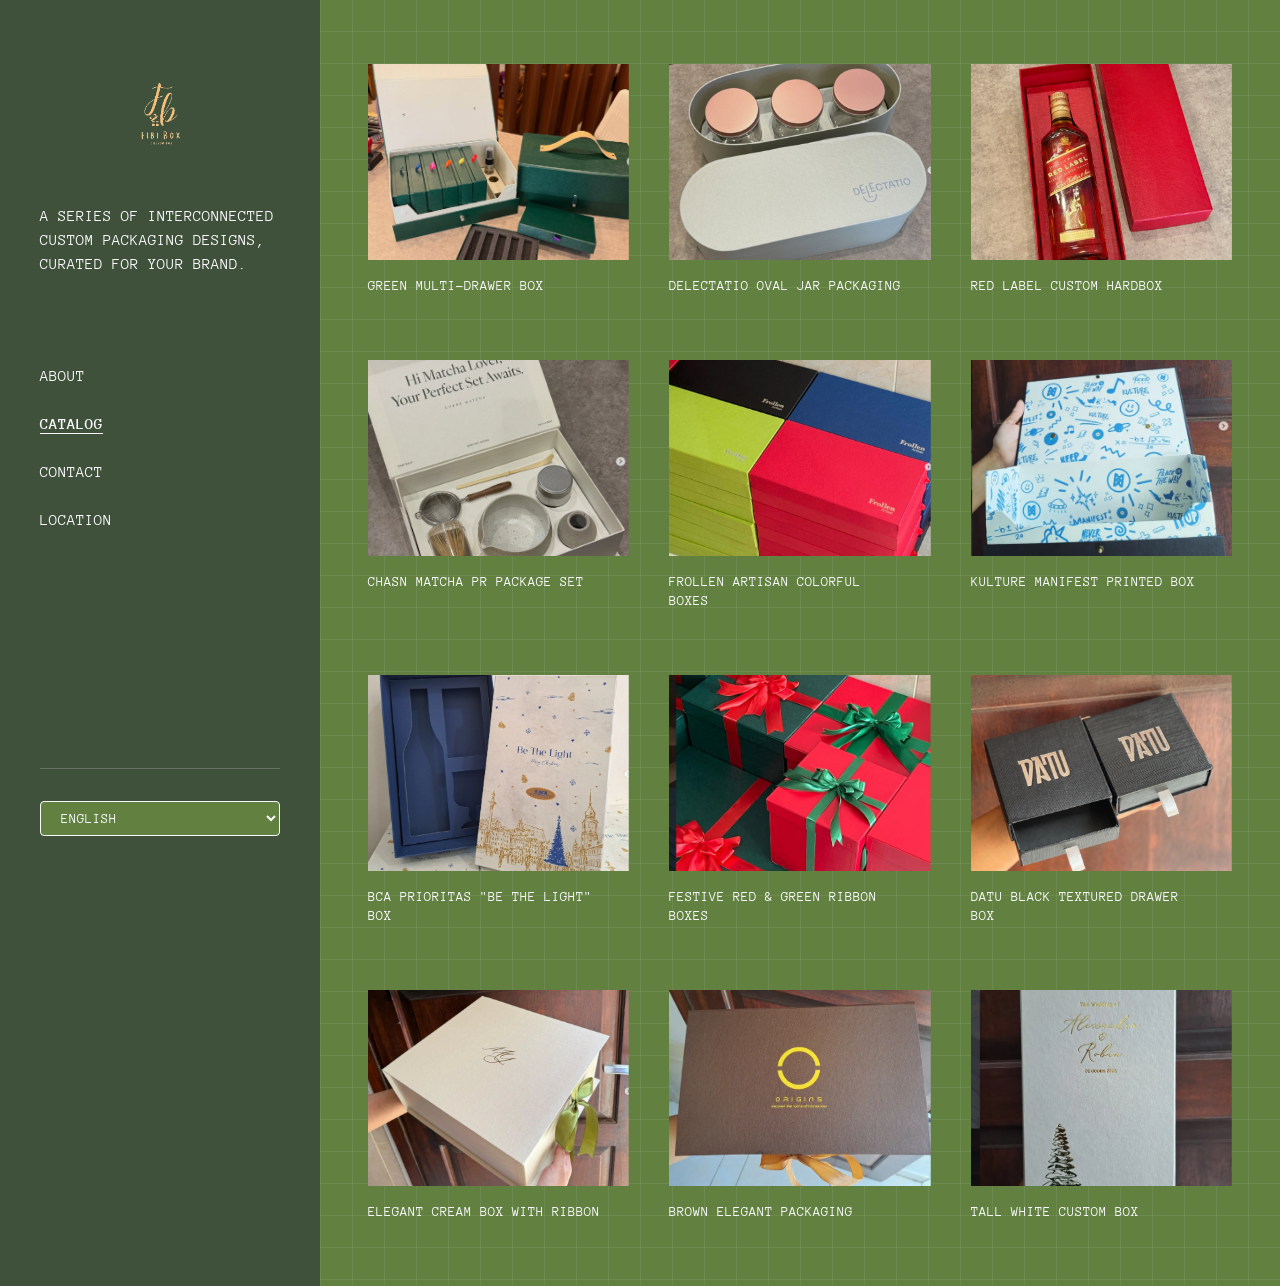
<file: index.html>
<!DOCTYPE html>
<html lang="id" id="html-root">

<head>
    <meta charset="UTF-8">
    <meta name="viewport" content="width=device-width, initial-scale=1.0">
    <title id="page-title">Fibibox | Catalog</title>
    <link rel="stylesheet" href="style.css">
    <link href="https://fonts.googleapis.com/css2?family=Anonymous+Pro:wght@400;700&display=swap" rel="stylesheet">
</head>

<body>
    <div class="layout-container">

        <!-- SIDEBAR KIRI -->
        <aside class="sidebar-wrapper">
            <div class="sidebar-sticky">
                <img src="img/logo.png" alt="Logo Fibibox" class="site-logo">
                <p class="site-description" data-translate="desc">
                    A SERIES OF INTERCONNECTED CUSTOM PACKAGING DESIGNS, CURATED FOR YOUR BRAND.
                </p>
                <nav class="site-nav">
                    <ul>
                        <li><a href="about.html" data-translate="menu-about">ABOUT</a></li>
                        <li><a href="index.html" class="active" data-translate="menu-catalog">CATALOG</a></li>
                        <li><a href="contact.html" data-translate="menu-contact">CONTACT</a></li>
                        <li><a href="location.html" data-translate="menu-location">LOCATION</a></li>
                    </ul>
                </nav>

                <!-- DROPDOWN PILIHAN BAHASA -->
                <div class="language-selector">
                    <select id="lang-switch" onchange="changeLanguage(this.value)">
                        <option value="en">ENGLISH</option>
                        <option value="id">INDONESIA</option>
                    </select>
                </div>
            </div>
        </aside>

        <!-- GALERI KANAN -->
        <main class="gallery-grid">
            <figure class="gallery-item">
                <img src="img/1.png" alt="Premium Green Drawer Box">
                <figcaption data-translate="item-1">GREEN MULTI-DRAWER BOX</figcaption>
            </figure>
            <figure class="gallery-item">
                <img src="img/2.png" alt="Delectatio Oval Packaging">
                <figcaption data-translate="item-2">DELECTATIO OVAL JAR PACKAGING</figcaption>
            </figure>
            <figure class="gallery-item">
                <img src="img/3.png" alt="Red Label Custom Box">
                <figcaption data-translate="item-3">RED LABEL CUSTOM HARDBOX</figcaption>
            </figure>
            <figure class="gallery-item">
                <img src="img/4.png" alt="Chasn Matcha PR Set">
                <figcaption data-translate="item-4">CHASN MATCHA PR PACKAGE SET</figcaption>
            </figure>
            <figure class="gallery-item">
                <img src="img/5.png" alt="Frollen Artisan Boxes">
                <figcaption data-translate="item-5">FROLLEN ARTISAN COLORFUL BOXES</figcaption>
            </figure>
            <figure class="gallery-item">
                <img src="img/6.png" alt="Kulture Manifest Box">
                <figcaption data-translate="item-6">KULTURE MANIFEST PRINTED BOX</figcaption>
            </figure>
            <figure class="gallery-item">
                <img src="img/7.png" alt="BCA Prioritas Be The Light Box">
                <figcaption data-translate="item-7">BCA PRIORITAS "BE THE LIGHT" BOX</figcaption>
            </figure>
            <figure class="gallery-item">
                <img src="img/8.png" alt="Festive Ribbon Gift Boxes">
                <figcaption data-translate="item-8">FESTIVE RED & GREEN RIBBON BOXES</figcaption>
            </figure>
            <figure class="gallery-item">
                <img src="img/9.png" alt="Datu Drawer Box">
                <figcaption data-translate="item-9">DATU BLACK TEXTURED DRAWER BOX</figcaption>
            </figure>
            <figure class="gallery-item">
                <img src="img/10.png" alt="Elegant Cream Ribbon Box">
                <figcaption data-translate="item-10">ELEGANT CREAM BOX WITH RIBBON</figcaption>
            </figure>
            <figure class="gallery-item">
                <img src="img/11.png" alt="Brown Premium Box">
                <figcaption data-translate="item-11">BROWN ELEGANT PACKAGING</figcaption>
            </figure>
            <figure class="gallery-item">
                <img src="img/12.png" alt="Tall White Custom Box">
                <figcaption data-translate="item-12">TALL WHITE CUSTOM BOX</figcaption>
            </figure>
        </main>

    </div>

    <!-- SCRIPT SEDERHANA UNTUK GANTI BAHASA -->
    <script>
        const translations = {
            en: {
                "desc": "A SERIES OF INTERCONNECTED CUSTOM PACKAGING DESIGNS, CURATED FOR YOUR BRAND.",
                "menu-about": "ABOUT",
                "menu-catalog": "CATALOG",
                "menu-contact": "CONTACT",
                "menu-location": "LOCATION",
                "item-1": "GREEN MULTI-DRAWER BOX",
                "item-2": "DELECTATIO OVAL JAR PACKAGING",
                "item-3": "RED LABEL CUSTOM HARDBOX",
                "item-4": "CHASN MATCHA PR PACKAGE SET",
                "item-5": "FROLLEN ARTISAN COLORFUL BOXES",
                "item-6": "KULTURE MANIFEST PRINTED BOX",
                "item-7": "BCA PRIORITAS \"BE THE LIGHT\" BOX",
                "item-8": "FESTIVE RED & GREEN RIBBON BOXES",
                "item-9": "DATU BLACK TEXTURED DRAWER BOX",
                "item-10": "ELEGANT CREAM BOX WITH RIBBON",
                "item-11": "BROWN ELEGANT PACKAGING",
                "item-12": "TALL WHITE CUSTOM BOX"
            },
            id: {
                "desc": "SERI DESAIN KEMASAN KUSTOM YANG SALING TERHUBUNG, DIKURASI KHUSUS UNTUK BRAND ANDA.",
                "menu-about": "TENTANG KAMI",
                "menu-catalog": "KATALOG",
                "menu-contact": "KONTAK",
                "menu-location": "LOKASI",
                "item-1": "KOTAK LACI MULTI HIJAU",
                "item-2": "KEMASAN TOPLES OVAL DELECTATIO",
                "item-3": "HARDBOX KUSTOM RED LABEL",
                "item-4": "SET PAKET PR MATCHA CHASN",
                "item-5": "KOTAK WARNA-WARNI ARTISAN FROLLEN",
                "item-6": "KOTAK CETAK KULTURE MANIFEST",
                "item-7": "KOTAK BCA PRIORITAS \"BE THE LIGHT\"",
                "item-8": "KOTAK KADO PITA MERAH & HIJAU",
                "item-9": "KOTAK LACI TEKSTUR HITAM DATU",
                "item-10": "KOTAK KREM ELEGAN DENGAN PITA",
                "item-11": "KEMASAN PREMIUM COKLAT",
                "item-12": "KOTAK PUTIH TINGGI KUSTOM"
            }
        };

        function changeLanguage(lang) {
            localStorage.setItem('selected-lang', lang);
            document.querySelectorAll('[data-translate]').forEach(el => {
                const key = el.getAttribute('data-translate');
                if (translations[lang][key]) {
                    el.innerText = translations[lang][key];
                }
            });
        }

        window.addEventListener('DOMContentLoaded', () => {
            const savedLang = localStorage.getItem('selected-lang') || 'en';
            document.getElementById('lang-switch').value = savedLang;
            changeLanguage(savedLang);
        });
    </script>
</body>

</html>

<!--zidan
</file>
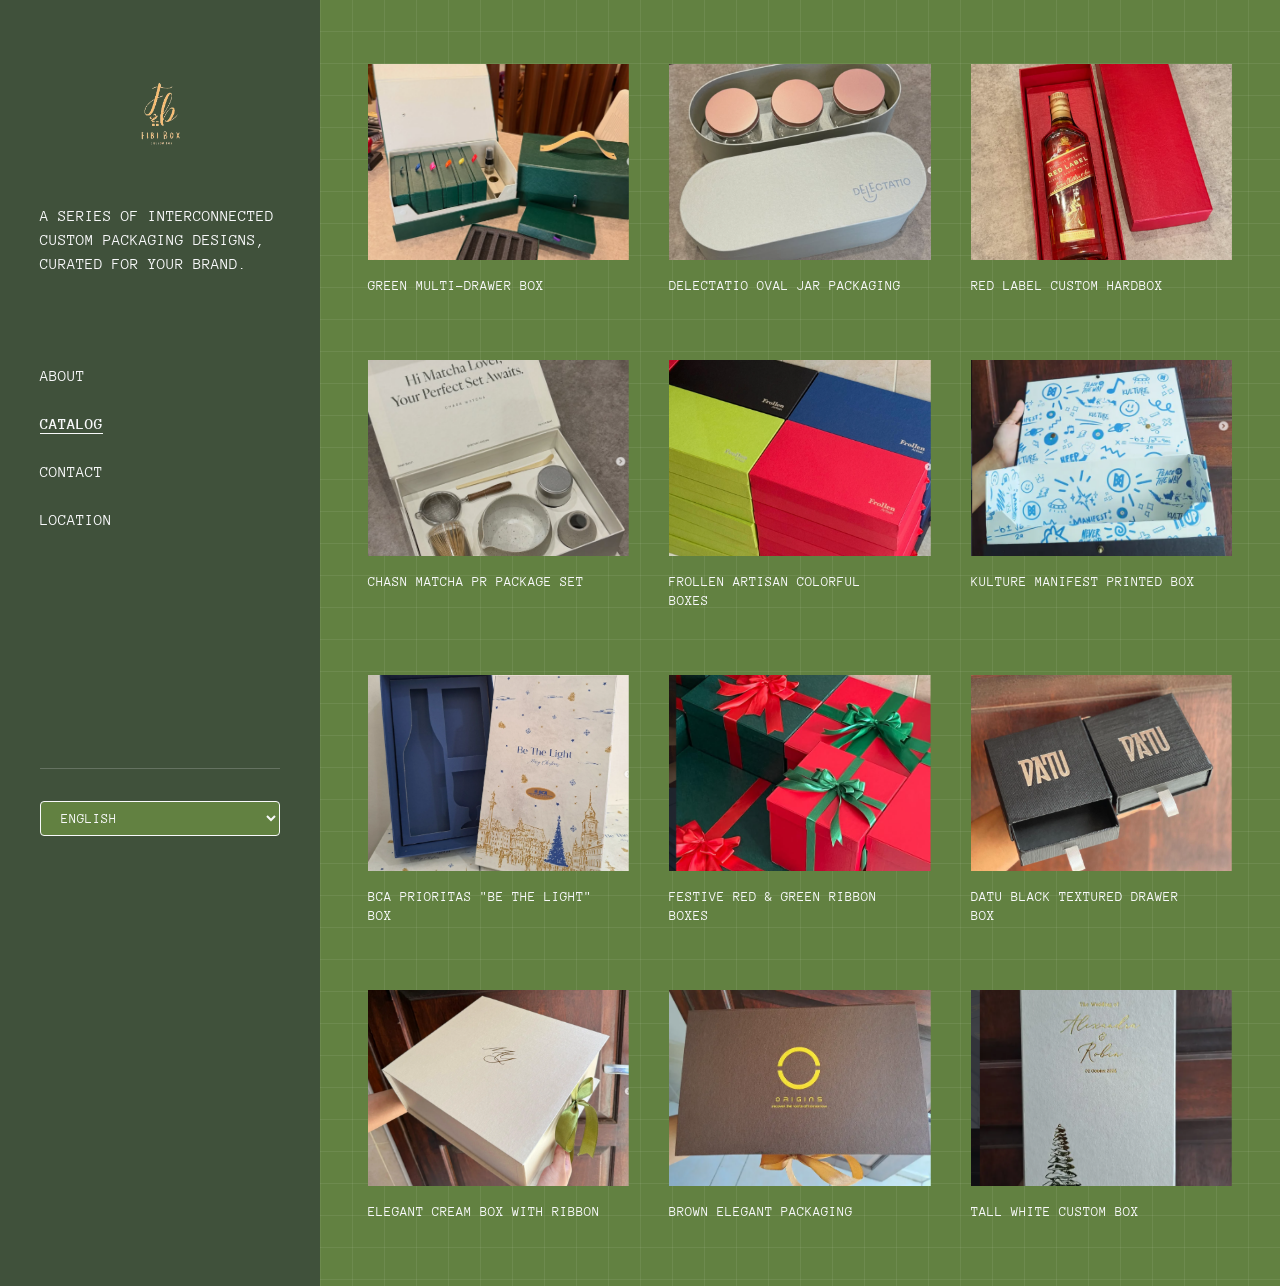
<file: Source Code/index.html>
<!DOCTYPE html>
<html lang="id" id="html-root">

<head>
    <meta charset="UTF-8">
    <meta name="viewport" content="width=device-width, initial-scale=1.0">
    <title id="page-title">Fibibox | Catalog</title>
    <link rel="stylesheet" href="style.css">
    <link href="https://fonts.googleapis.com/css2?family=Anonymous+Pro:wght@400;700&display=swap" rel="stylesheet">
</head>

<body>
    <div class="layout-container">

        <!-- SIDEBAR KIRI -->
        <aside class="sidebar-wrapper">
            <div class="sidebar-sticky">
                <img src="img/logo.png" alt="Logo Fibibox" class="site-logo">
                <p class="site-description" data-translate="desc">
                    A SERIES OF INTERCONNECTED CUSTOM PACKAGING DESIGNS, CURATED FOR YOUR BRAND.
                </p>
                <nav class="site-nav">
                    <ul>
                        <li><a href="about.html" data-translate="menu-about">ABOUT</a></li>
                        <li><a href="index.html" class="active" data-translate="menu-catalog">CATALOG</a></li>
                        <li><a href="contact.html" data-translate="menu-contact">CONTACT</a></li>
                        <li><a href="location.html" data-translate="menu-location">LOCATION</a></li>
                    </ul>
                </nav>

                <!-- DROPDOWN PILIHAN BAHASA -->
                <div class="language-selector">
                    <select id="lang-switch" onchange="changeLanguage(this.value)">
                        <option value="en">ENGLISH</option>
                        <option value="id">INDONESIA</option>
                    </select>
                </div>
            </div>
        </aside>

        <!-- GALERI KANAN -->
        <main class="gallery-grid">
            <figure class="gallery-item">
                <img src="img/1.png" alt="Premium Green Drawer Box">
                <figcaption data-translate="item-1">GREEN MULTI-DRAWER BOX</figcaption>
            </figure>
            <figure class="gallery-item">
                <img src="img/2.png" alt="Delectatio Oval Packaging">
                <figcaption data-translate="item-2">DELECTATIO OVAL JAR PACKAGING</figcaption>
            </figure>
            <figure class="gallery-item">
                <img src="img/3.png" alt="Red Label Custom Box">
                <figcaption data-translate="item-3">RED LABEL CUSTOM HARDBOX</figcaption>
            </figure>
            <figure class="gallery-item">
                <img src="img/4.png" alt="Chasn Matcha PR Set">
                <figcaption data-translate="item-4">CHASN MATCHA PR PACKAGE SET</figcaption>
            </figure>
            <figure class="gallery-item">
                <img src="img/5.png" alt="Frollen Artisan Boxes">
                <figcaption data-translate="item-5">FROLLEN ARTISAN COLORFUL BOXES</figcaption>
            </figure>
            <figure class="gallery-item">
                <img src="img/6.png" alt="Kulture Manifest Box">
                <figcaption data-translate="item-6">KULTURE MANIFEST PRINTED BOX</figcaption>
            </figure>
            <figure class="gallery-item">
                <img src="img/7.png" alt="BCA Prioritas Be The Light Box">
                <figcaption data-translate="item-7">BCA PRIORITAS "BE THE LIGHT" BOX</figcaption>
            </figure>
            <figure class="gallery-item">
                <img src="img/8.png" alt="Festive Ribbon Gift Boxes">
                <figcaption data-translate="item-8">FESTIVE RED & GREEN RIBBON BOXES</figcaption>
            </figure>
            <figure class="gallery-item">
                <img src="img/9.png" alt="Datu Drawer Box">
                <figcaption data-translate="item-9">DATU BLACK TEXTURED DRAWER BOX</figcaption>
            </figure>
            <figure class="gallery-item">
                <img src="img/10.png" alt="Elegant Cream Ribbon Box">
                <figcaption data-translate="item-10">ELEGANT CREAM BOX WITH RIBBON</figcaption>
            </figure>
            <figure class="gallery-item">
                <img src="img/11.png" alt="Brown Premium Box">
                <figcaption data-translate="item-11">BROWN ELEGANT PACKAGING</figcaption>
            </figure>
            <figure class="gallery-item">
                <img src="img/12.png" alt="Tall White Custom Box">
                <figcaption data-translate="item-12">TALL WHITE CUSTOM BOX</figcaption>
            </figure>
        </main>

    </div>

    <!-- SCRIPT SEDERHANA UNTUK GANTI BAHASA -->
    <script>
        const translations = {
            en: {
                "desc": "A SERIES OF INTERCONNECTED CUSTOM PACKAGING DESIGNS, CURATED FOR YOUR BRAND.",
                "menu-about": "ABOUT",
                "menu-catalog": "CATALOG",
                "menu-contact": "CONTACT",
                "menu-location": "LOCATION",
                "item-1": "GREEN MULTI-DRAWER BOX",
                "item-2": "DELECTATIO OVAL JAR PACKAGING",
                "item-3": "RED LABEL CUSTOM HARDBOX",
                "item-4": "CHASN MATCHA PR PACKAGE SET",
                "item-5": "FROLLEN ARTISAN COLORFUL BOXES",
                "item-6": "KULTURE MANIFEST PRINTED BOX",
                "item-7": "BCA PRIORITAS \"BE THE LIGHT\" BOX",
                "item-8": "FESTIVE RED & GREEN RIBBON BOXES",
                "item-9": "DATU BLACK TEXTURED DRAWER BOX",
                "item-10": "ELEGANT CREAM BOX WITH RIBBON",
                "item-11": "BROWN ELEGANT PACKAGING",
                "item-12": "TALL WHITE CUSTOM BOX"
            },
            id: {
                "desc": "SERI DESAIN KEMASAN KUSTOM YANG SALING TERHUBUNG, DIKURASI KHUSUS UNTUK BRAND ANDA.",
                "menu-about": "TENTANG KAMI",
                "menu-catalog": "KATALOG",
                "menu-contact": "KONTAK",
                "menu-location": "LOKASI",
                "item-1": "KOTAK LACI MULTI HIJAU",
                "item-2": "KEMASAN TOPLES OVAL DELECTATIO",
                "item-3": "HARDBOX KUSTOM RED LABEL",
                "item-4": "SET PAKET PR MATCHA CHASN",
                "item-5": "KOTAK WARNA-WARNI ARTISAN FROLLEN",
                "item-6": "KOTAK CETAK KULTURE MANIFEST",
                "item-7": "KOTAK BCA PRIORITAS \"BE THE LIGHT\"",
                "item-8": "KOTAK KADO PITA MERAH & HIJAU",
                "item-9": "KOTAK LACI TEKSTUR HITAM DATU",
                "item-10": "KOTAK KREM ELEGAN DENGAN PITA",
                "item-11": "KEMASAN PREMIUM COKLAT",
                "item-12": "KOTAK PUTIH TINGGI KUSTOM"
            }
        };

        function changeLanguage(lang) {
            localStorage.setItem('selected-lang', lang);
            document.querySelectorAll('[data-translate]').forEach(el => {
                const key = el.getAttribute('data-translate');
                if (translations[lang][key]) {
                    el.innerText = translations[lang][key];
                }
            });
        }

        // Memuat bahasa yang tersimpan saat halaman dibuka
        window.addEventListener('DOMContentLoaded', () => {
            const savedLang = localStorage.getItem('selected-lang') || 'en';
            document.getElementById('lang-switch').value = savedLang;
            changeLanguage(savedLang);
        });
    </script>
</body>

</html>
</file>
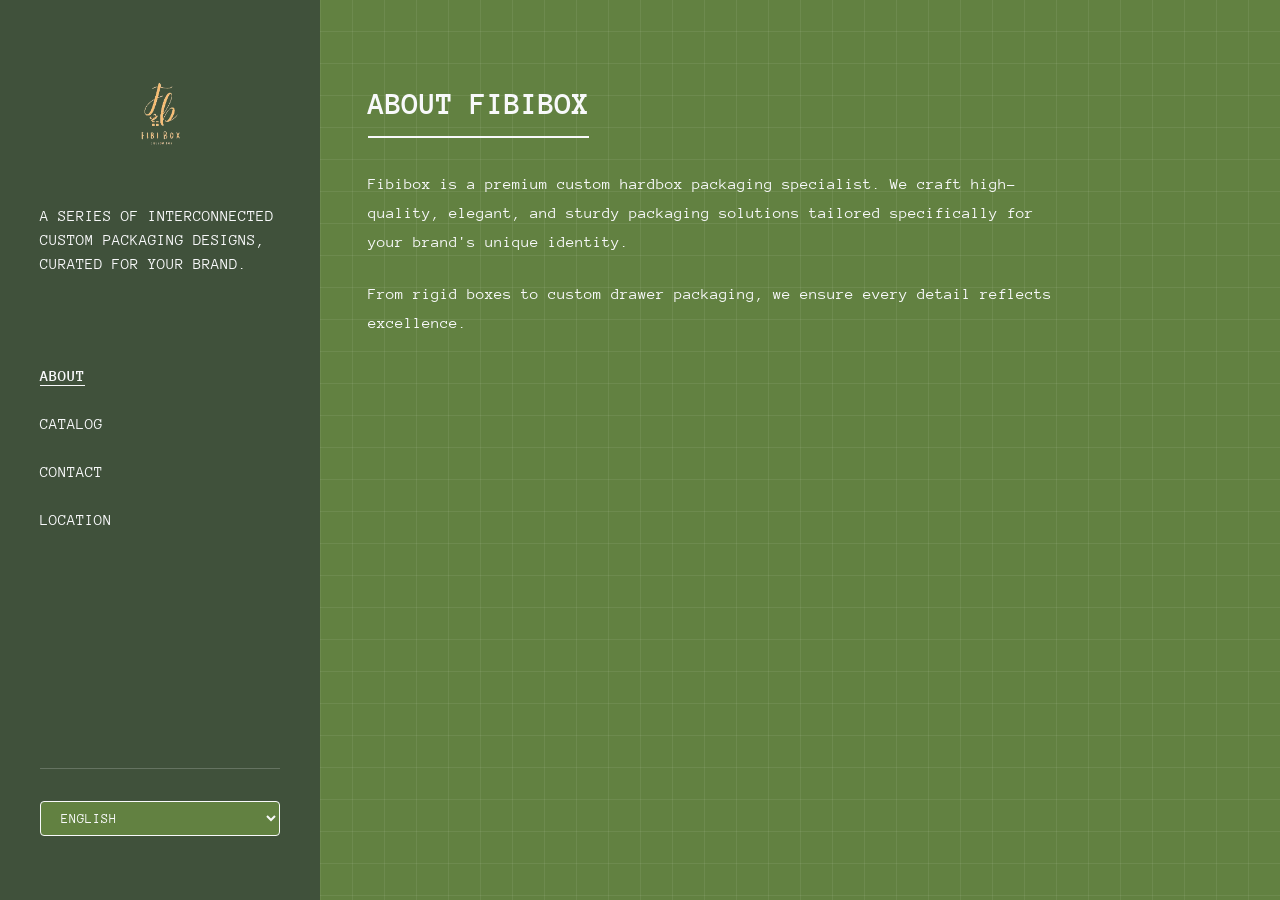
<file: about.html>
<!DOCTYPE html>
<html lang="id">

<head>
    <meta charset="UTF-8">
    <meta name="viewport" content="width=device-width, initial-scale=1.0">
    <title>Fibibox | About</title>
    <link rel="stylesheet" href="style.css">
    <link href="https://fonts.googleapis.com/css2?family=Anonymous+Pro:wght@400;700&display=swap" rel="stylesheet">
</head>

<body>
    <div class="layout-container">

        <!-- SIDEBAR KIRI -->
        <aside class="sidebar-wrapper">
            <div class="sidebar-sticky">
                <img src="img/logo.png" alt="Logo Fibibox" class="site-logo">
                <p class="site-description" data-translate="desc">
                    A SERIES OF INTERCONNECTED CUSTOM PACKAGING DESIGNS, CURATED FOR YOUR BRAND.
                </p>
                <nav class="site-nav">
                    <ul>
                        <li><a href="about.html" class="active" data-translate="menu-about">ABOUT</a></li>
                        <li><a href="index.html" data-translate="menu-catalog">CATALOG</a></li>
                        <li><a href="contact.html" data-translate="menu-contact">CONTACT</a></li>
                        <li><a href="location.html" data-translate="menu-location">LOCATION</a></li>
                    </ul>
                </nav>

                <!-- DROPDOWN PILIHAN BAHASA -->
                <div class="language-selector">
                    <select id="lang-switch" onchange="changeLanguage(this.value)">
                        <option value="en">ENGLISH</option>
                        <option value="id">INDONESIA</option>
                    </select>
                </div>
            </div>
        </aside>

        <!-- KONTEN KANAN -->
        <main class="content-page">
            <h2 data-translate="about-title">ABOUT FIBIBOX</h2>
            <p data-translate="about-text-1">
                Fibibox is a premium custom hardbox packaging specialist. We craft high-quality, elegant, and sturdy
                packaging solutions tailored specifically for your brand's unique identity.
            </p>
            <p data-translate="about-text-2">
                From rigid boxes to custom drawer packaging, we ensure every detail reflects excellence.
            </p>
        </main>

    </div>

    <script>
        const translations = {
            en: {
                "desc": "A SERIES OF INTERCONNECTED CUSTOM PACKAGING DESIGNS, CURATED FOR YOUR BRAND.",
                "menu-about": "ABOUT",
                "menu-catalog": "CATALOG",
                "menu-contact": "CONTACT",
                "menu-location": "LOCATION",
                "about-title": "ABOUT FIBIBOX",
                "about-text-1": "Fibibox is a premium custom hardbox packaging specialist. We craft high-quality, elegant, and sturdy packaging solutions tailored specifically for your brand's unique identity.",
                "about-text-2": "From rigid boxes to custom drawer packaging, we ensure every detail reflects excellence."
            },
            id: {
                "desc": "SERI DESAIN KEMASAN KUSTOM YANG SALING TERHUBUNG, DIKURASI KHUSUS UNTUK BRAND ANDA.",
                "menu-about": "TENTANG KAMI",
                "menu-catalog": "KATALOG",
                "menu-contact": "KONTAK",
                "menu-location": "LOKASI",
                "about-title": "TENTANG FIBIBOX",
                "about-text-1": "Fibibox adalah spesialis kemasan hardbox kustom premium. Kami membuat solusi kemasan berkualitas tinggi, elegan, dan kokoh yang dirancang khusus untuk mencerminkan identitas unik brand Anda.",
                "about-text-2": "Mulai dari kotak kaku (rigid box) hingga kemasan laci kustom, kami memastikan setiap detail memancarkan keunggulan."
            }
        };

        function changeLanguage(lang) {
            localStorage.setItem('selected-lang', lang);
            document.querySelectorAll('[data-translate]').forEach(el => {
                const key = el.getAttribute('data-translate');
                if (translations[lang][key]) {
                    el.innerText = translations[lang][key];
                }
            });
        }

        window.addEventListener('DOMContentLoaded', () => {
            const savedLang = localStorage.getItem('selected-lang') || 'en';
            document.getElementById('lang-switch').value = savedLang;
            changeLanguage(savedLang);
        });
    </script>
</body>

</html>

<!--zidan
</file>
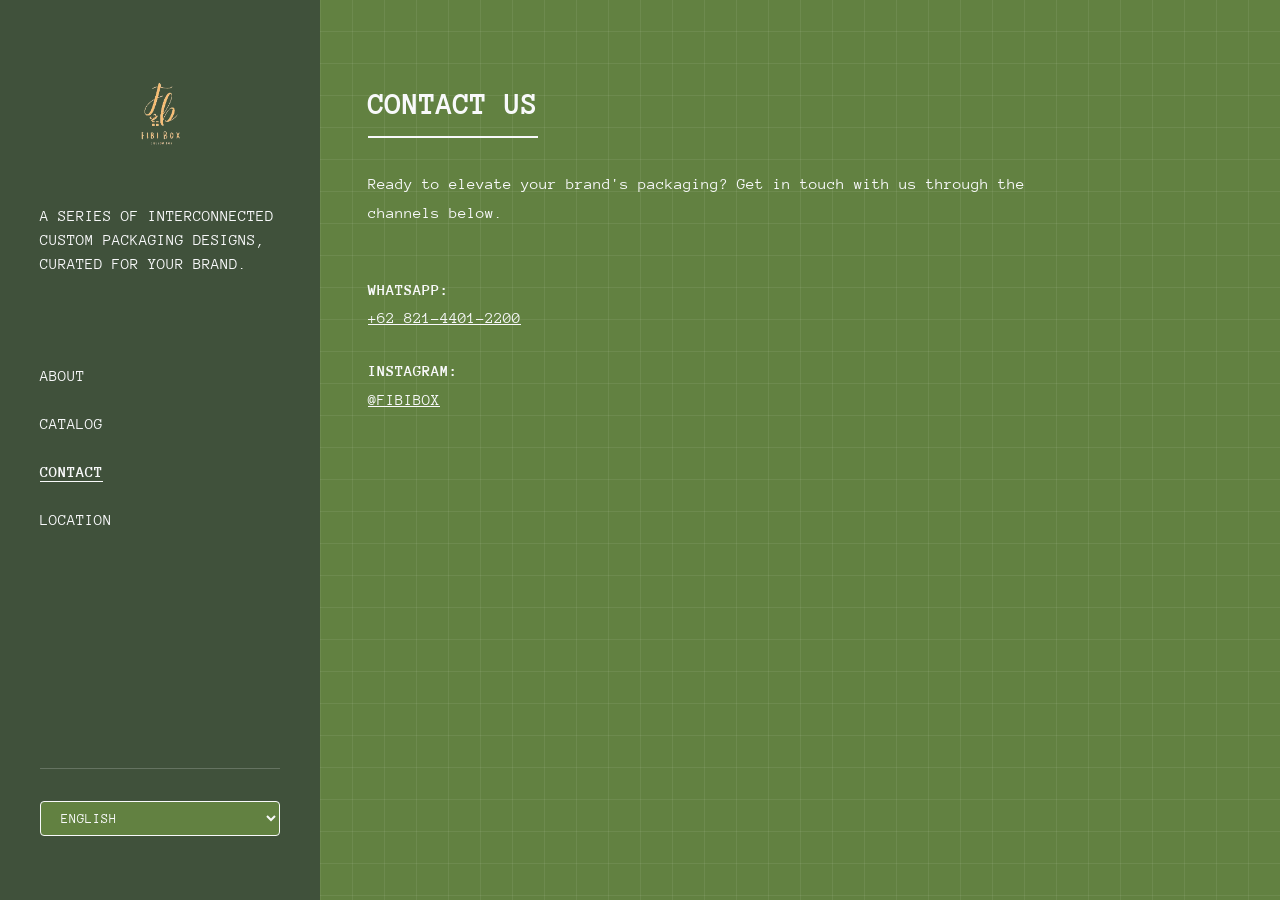
<file: contact.html>
<!DOCTYPE html>
<html lang="id">

<head>
    <meta charset="UTF-8">
    <meta name="viewport" content="width=device-width, initial-scale=1.0">
    <title>Fibibox | Contact</title>
    <link rel="stylesheet" href="style.css">
    <link href="https://fonts.googleapis.com/css2?family=Anonymous+Pro:wght@400;700&display=swap" rel="stylesheet">
</head>

<body>
    <div class="layout-container">

        <!-- SIDEBAR KIRI -->
        <aside class="sidebar-wrapper">
            <div class="sidebar-sticky">
                <img src="img/logo.png" alt="Logo Fibibox" class="site-logo">
                <p class="site-description" data-translate="desc">
                    A SERIES OF INTERCONNECTED CUSTOM PACKAGING DESIGNS, CURATED FOR YOUR BRAND.
                </p>
                <nav class="site-nav">
                    <ul>
                        <li><a href="about.html" data-translate="menu-about">ABOUT</a></li>
                        <li><a href="index.html" data-translate="menu-catalog">CATALOG</a></li>
                        <li><a href="contact.html" class="active" data-translate="menu-contact">CONTACT</a></li>
                        <li><a href="location.html" data-translate="menu-location">LOCATION</a></li>
                    </ul>
                </nav>

                <!-- DROPDOWN PILIHAN BAHASA -->
                <div class="language-selector">
                    <select id="lang-switch" onchange="changeLanguage(this.value)">
                        <option value="en">ENGLISH</option>
                        <option value="id">INDONESIA</option>
                    </select>
                </div>
            </div>
        </aside>

        <!-- KONTEN KANAN -->
        <main class="content-page">
            <h2 data-translate="contact-title">CONTACT US</h2>
            <p data-translate="contact-desc">
                Ready to elevate your brand's packaging? Get in touch with us through the channels below.
            </p>
            <br>
            <p>
                <strong data-translate="contact-wa">WHATSAPP:</strong><br>
                <a href="https://wa.me/6282144012200" target="_blank" rel="noopener noreferrer">+62 821-4401-2200</a>
            </p>
            <p>
                <strong data-translate="contact-ig">INSTAGRAM:</strong><br>
                <a href="https://www.instagram.com/fibibox?utm_source=ig_web_button_share_sheet&igsh=ZDNlZDc0MzIxNw=="
                    target="_blank" rel="noopener noreferrer">@FIBIBOX</a>
            </p>
        </main>

    </div>

    <script>
        const translations = {
            en: {
                "desc": "A SERIES OF INTERCONNECTED CUSTOM PACKAGING DESIGNS, CURATED FOR YOUR BRAND.",
                "menu-about": "ABOUT",
                "menu-catalog": "CATALOG",
                "menu-contact": "CONTACT",
                "menu-location": "LOCATION",
                "contact-title": "CONTACT US",
                "contact-desc": "Ready to elevate your brand's packaging? Get in touch with us through the channels below.",
                "contact-wa": "WHATSAPP:",
                "contact-ig": "INSTAGRAM:"
            },
            id: {
                "desc": "SERI DESAIN KEMASAN KUSTOM YANG SALING TERHUBUNG, DIKURASI KHUSUS UNTUK BRAND ANDA.",
                "menu-about": "TENTANG KAMI",
                "menu-catalog": "KATALOG",
                "menu-contact": "KONTAK",
                "menu-location": "LOKASI",
                "contact-title": "HUBUNGI KAMI",
                "contact-desc": "Siap meningkatkan kualitas kemasan brand Anda? Hubungi kami melalui saluran di bawah ini.",
                "contact-wa": "WHATSAPP:",
                "contact-ig": "INSTAGRAM:"
            }
        };

        function changeLanguage(lang) {
            localStorage.setItem('selected-lang', lang);
            document.querySelectorAll('[data-translate]').forEach(el => {
                const key = el.getAttribute('data-translate');
                if (translations[lang][key]) {
                    el.innerText = translations[lang][key];
                }
            });
        }

        window.addEventListener('DOMContentLoaded', () => {
            const savedLang = localStorage.getItem('selected-lang') || 'en';
            document.getElementById('lang-switch').value = savedLang;
            changeLanguage(savedLang);
        });
    </script>
</body>

</html>

<!--zidan
</file>
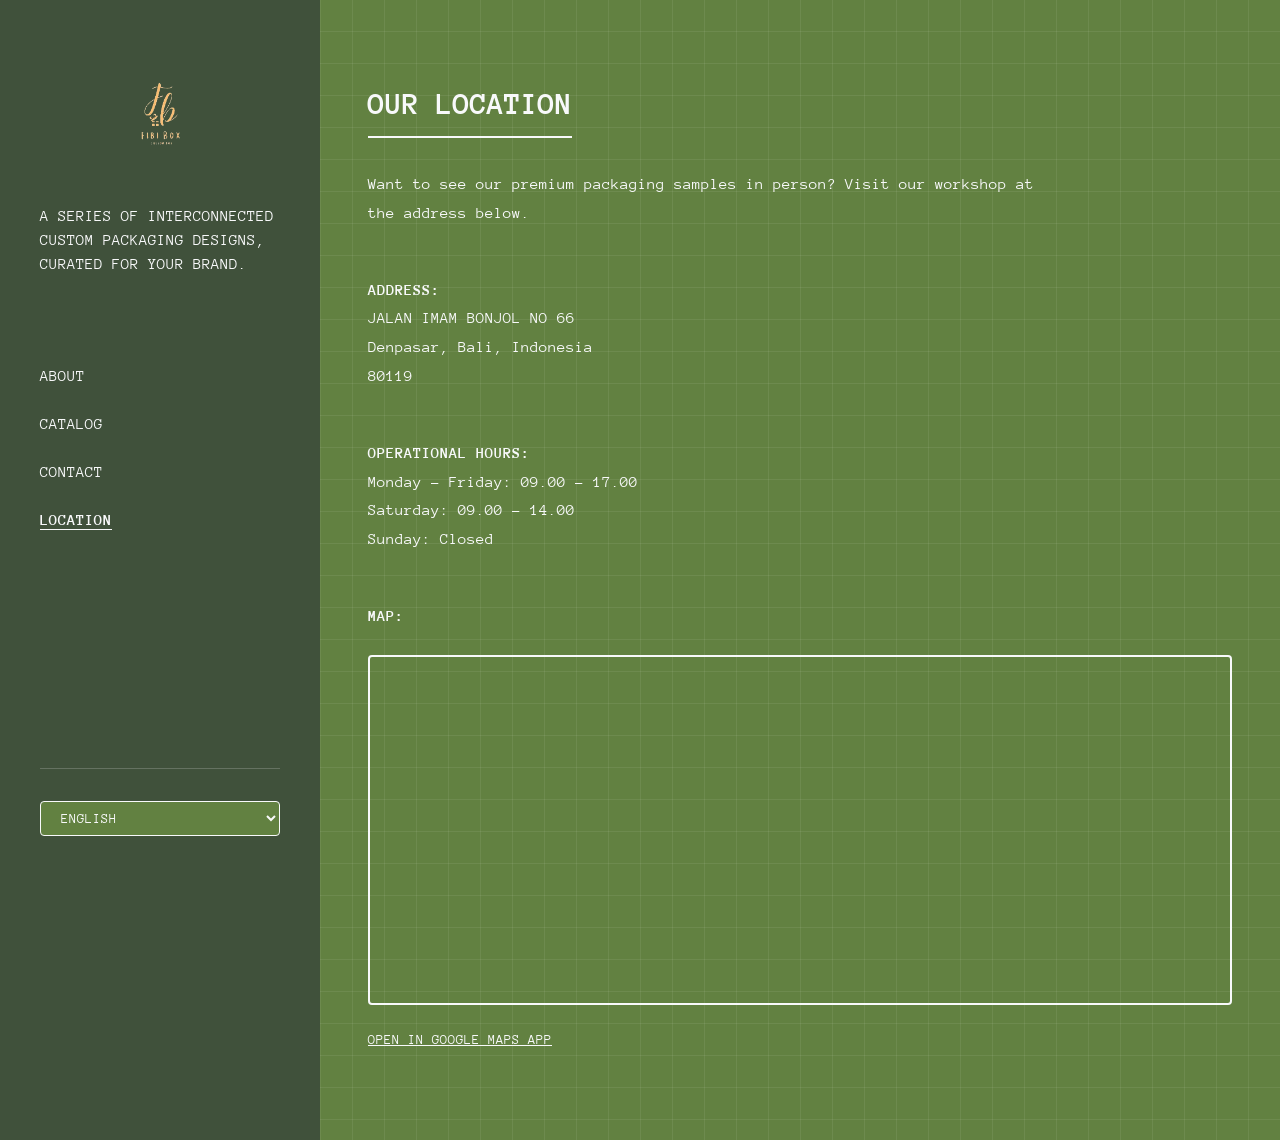
<file: location.html>
<!DOCTYPE html>
<html lang="id">

<head>
    <meta charset="UTF-8">
    <meta name="viewport" content="width=device-width, initial-scale=1.0">
    <title>Fibibox | Location</title>
    <link rel="stylesheet" href="style.css">
    <link href="https://fonts.googleapis.com/css2?family=Anonymous+Pro:wght@400;700&display=swap" rel="stylesheet">
</head>

<body>
    <div class="layout-container">

        <!-- SIDEBAR KIRI -->
        <aside class="sidebar-wrapper">
            <div class="sidebar-sticky">
                <img src="img/logo.png" alt="Logo Fibibox" class="site-logo">
                <p class="site-description" data-translate="desc">
                    A SERIES OF INTERCONNECTED CUSTOM PACKAGING DESIGNS, CURATED FOR YOUR BRAND.
                </p>
                <nav class="site-nav">
                    <ul>
                        <li><a href="about.html" data-translate="menu-about">ABOUT</a></li>
                        <li><a href="index.html" data-translate="menu-catalog">CATALOG</a></li>
                        <li><a href="contact.html" data-translate="menu-contact">CONTACT</a></li>
                        <li><a href="location.html" class="active" data-translate="menu-location">LOCATION</a></li>
                    </ul>
                </nav>

                <!-- DROPDOWN PILIHAN BAHASA -->
                <div class="language-selector">
                    <select id="lang-switch" onchange="changeLanguage(this.value)">
                        <option value="en">ENGLISH</option>
                        <option value="id">INDONESIA</option>
                    </select>
                </div>
            </div>
        </aside>

        <!-- KONTEN KANAN -->
        <main class="content-page">
            <h2 data-translate="loc-title">OUR LOCATION</h2>
            <p data-translate="loc-desc">
                Want to see our premium packaging samples in person? Visit our workshop at the address below.
            </p>
            <br>
            <p>
                <strong data-translate="loc-address-label">ADDRESS:</strong><br>
                JALAN IMAM BONJOL NO 66<br>
                Denpasar, Bali, Indonesia<br>
                80119
            </p>

            <br>
            <p>
                <strong data-translate="loc-hours-label">OPERATIONAL HOURS:</strong><br>
                <span data-translate="loc-hours-1">Monday - Friday: 09.00 - 17.00</span><br>
                <span data-translate="loc-hours-2">Saturday: 09.00 - 14.00</span><br>
                <span data-translate="loc-hours-3">Sunday: Closed</span>
            </p>

            <br>
            <p>
                <strong data-translate="loc-map-label">MAP:</strong>
            </p>

            <div style="margin-top: 1rem;">
                <iframe
                    src="https://maps.google.com/maps?q=JALAN%20IMAM%20BONJOL%20NO%2066,%20Denpasar,%20Bali&t=&z=15&ie=UTF8&iwloc=&output=embed"
                    width="100%" height="350" style="border: 2px solid var(--text-light); border-radius: 4px;"
                    allowfullscreen="" loading="lazy" referrerpolicy="no-referrer-when-downgrade">
                </iframe>
            </div>

            <p style="margin-top: 1rem; font-size: 0.85rem;">
                <a href="https://maps.app.goo.gl/HcDGaUPfmi4o7LQH9" target="_blank" rel="noopener noreferrer"
                    data-translate="loc-map-btn">OPEN IN GOOGLE MAPS APP</a>
            </p>
        </main>

    </div>

    <!--zidan-->

    <script>
        const translations = {
            en: {
                "desc": "A SERIES OF INTERCONNECTED CUSTOM PACKAGING DESIGNS, CURATED FOR YOUR BRAND.",
                "menu-about": "ABOUT",
                "menu-catalog": "CATALOG",
                "menu-contact": "CONTACT",
                "menu-location": "LOCATION",
                "loc-title": "OUR LOCATION",
                "loc-desc": "Want to see our premium packaging samples in person? Visit our workshop at the address below.",
                "loc-address-label": "ADDRESS:",
                "loc-hours-label": "OPERATIONAL HOURS:",
                "loc-hours-1": "Monday - Friday: 09.00 - 17.00",
                "loc-hours-2": "Saturday: 09.00 - 14.00",
                "loc-hours-3": "Sunday: Closed",
                "loc-map-label": "MAP:",
                "loc-map-btn": "OPEN IN GOOGLE MAPS APP"
            },
            id: {
                "desc": "SERI DESAIN KEMASAN KUSTOM YANG SALING TERHUBUNG, DIKURASI KHUSUS UNTUK BRAND ANDA.",
                "menu-about": "TENTANG KAMI",
                "menu-catalog": "KATALOG",
                "menu-contact": "KONTAK",
                "menu-location": "LOKASI",
                "loc-title": "LOKASI KAMI",
                "loc-desc": "Ingin melihat sampel kemasan premium kami secara langsung? Kunjungi workshop kami di alamat di bawah ini.",
                "loc-address-label": "ALAMAT:",
                "loc-hours-label": "JAM OPERASIONAL:",
                "loc-hours-1": "Senin - Jumat: 09.00 - 17.00",
                "loc-hours-2": "Sabtu: 09.00 - 14.00",
                "loc-hours-3": "Minggu: Tutup",
                "loc-map-label": "PETA:",
                "loc-map-btn": "BUKA DI APLIKASI GOOGLE MAPS"
            }
        };

        function changeLanguage(lang) {
            localStorage.setItem('selected-lang', lang);
            document.querySelectorAll('[data-translate]').forEach(el => {
                const key = el.getAttribute('data-translate');
                if (translations[lang][key]) {
                    el.innerText = translations[lang][key];
                }
            });
        }

        window.addEventListener('DOMContentLoaded', () => {
            const savedLang = localStorage.getItem('selected-lang') || 'en';
            document.getElementById('lang-switch').value = savedLang;
            changeLanguage(savedLang);
        });
    </script>
</body>

</html>
</file>
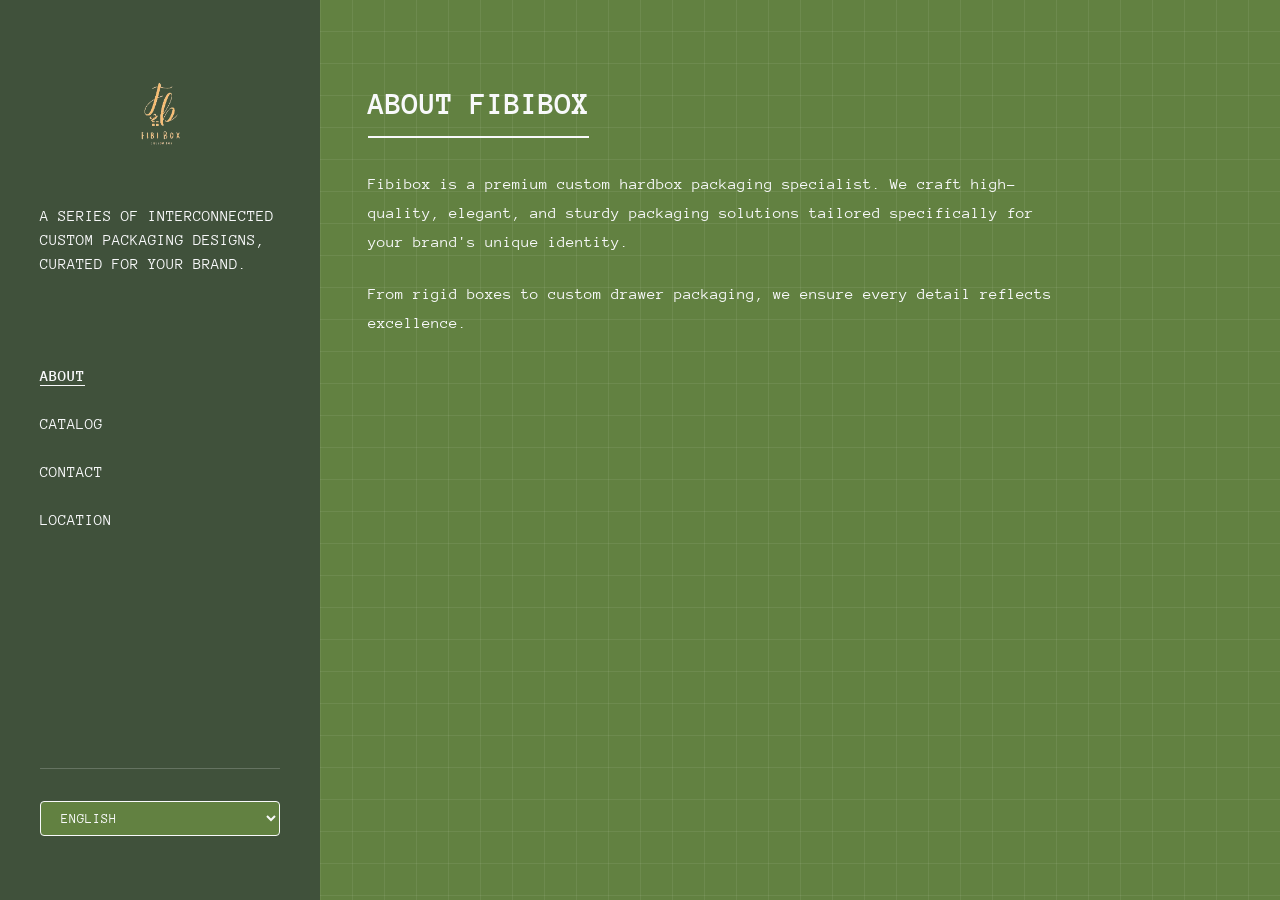
<file: Source Code/about.html>
<!DOCTYPE html>
<html lang="id">

<head>
    <meta charset="UTF-8">
    <meta name="viewport" content="width=device-width, initial-scale=1.0">
    <title>Fibibox | About</title>
    <link rel="stylesheet" href="style.css">
    <link href="https://fonts.googleapis.com/css2?family=Anonymous+Pro:wght@400;700&display=swap" rel="stylesheet">
</head>

<body>
    <div class="layout-container">

        <!-- SIDEBAR KIRI -->
        <aside class="sidebar-wrapper">
            <div class="sidebar-sticky">
                <img src="img/logo.png" alt="Logo Fibibox" class="site-logo">
                <p class="site-description" data-translate="desc">
                    A SERIES OF INTERCONNECTED CUSTOM PACKAGING DESIGNS, CURATED FOR YOUR BRAND.
                </p>
                <nav class="site-nav">
                    <ul>
                        <li><a href="about.html" class="active" data-translate="menu-about">ABOUT</a></li>
                        <li><a href="index.html" data-translate="menu-catalog">CATALOG</a></li>
                        <li><a href="contact.html" data-translate="menu-contact">CONTACT</a></li>
                        <li><a href="location.html" data-translate="menu-location">LOCATION</a></li>
                    </ul>
                </nav>

                <!-- DROPDOWN PILIHAN BAHASA -->
                <div class="language-selector">
                    <select id="lang-switch" onchange="changeLanguage(this.value)">
                        <option value="en">ENGLISH</option>
                        <option value="id">INDONESIA</option>
                    </select>
                </div>
            </div>
        </aside>

        <!-- KONTEN KANAN -->
        <main class="content-page">
            <h2 data-translate="about-title">ABOUT FIBIBOX</h2>
            <p data-translate="about-text-1">
                Fibibox is a premium custom hardbox packaging specialist. We craft high-quality, elegant, and sturdy
                packaging solutions tailored specifically for your brand's unique identity.
            </p>
            <p data-translate="about-text-2">
                From rigid boxes to custom drawer packaging, we ensure every detail reflects excellence.
            </p>
        </main>

    </div>

    <script>
        const translations = {
            en: {
                "desc": "A SERIES OF INTERCONNECTED CUSTOM PACKAGING DESIGNS, CURATED FOR YOUR BRAND.",
                "menu-about": "ABOUT",
                "menu-catalog": "CATALOG",
                "menu-contact": "CONTACT",
                "menu-location": "LOCATION",
                "about-title": "ABOUT FIBIBOX",
                "about-text-1": "Fibibox is a premium custom hardbox packaging specialist. We craft high-quality, elegant, and sturdy packaging solutions tailored specifically for your brand's unique identity.",
                "about-text-2": "From rigid boxes to custom drawer packaging, we ensure every detail reflects excellence."
            },
            id: {
                "desc": "SERI DESAIN KEMASAN KUSTOM YANG SALING TERHUBUNG, DIKURASI KHUSUS UNTUK BRAND ANDA.",
                "menu-about": "TENTANG KAMI",
                "menu-catalog": "KATALOG",
                "menu-contact": "KONTAK",
                "menu-location": "LOKASI",
                "about-title": "TENTANG FIBIBOX",
                "about-text-1": "Fibibox adalah spesialis kemasan hardbox kustom premium. Kami membuat solusi kemasan berkualitas tinggi, elegan, dan kokoh yang dirancang khusus untuk mencerminkan identitas unik brand Anda.",
                "about-text-2": "Mulai dari kotak kaku (rigid box) hingga kemasan laci kustom, kami memastikan setiap detail memancarkan keunggulan."
            }
        };

        function changeLanguage(lang) {
            localStorage.setItem('selected-lang', lang);
            document.querySelectorAll('[data-translate]').forEach(el => {
                const key = el.getAttribute('data-translate');
                if (translations[lang][key]) {
                    el.innerText = translations[lang][key];
                }
            });
        }

        window.addEventListener('DOMContentLoaded', () => {
            const savedLang = localStorage.getItem('selected-lang') || 'en';
            document.getElementById('lang-switch').value = savedLang;
            changeLanguage(savedLang);
        });
    </script>
</body>

</html>
</file>
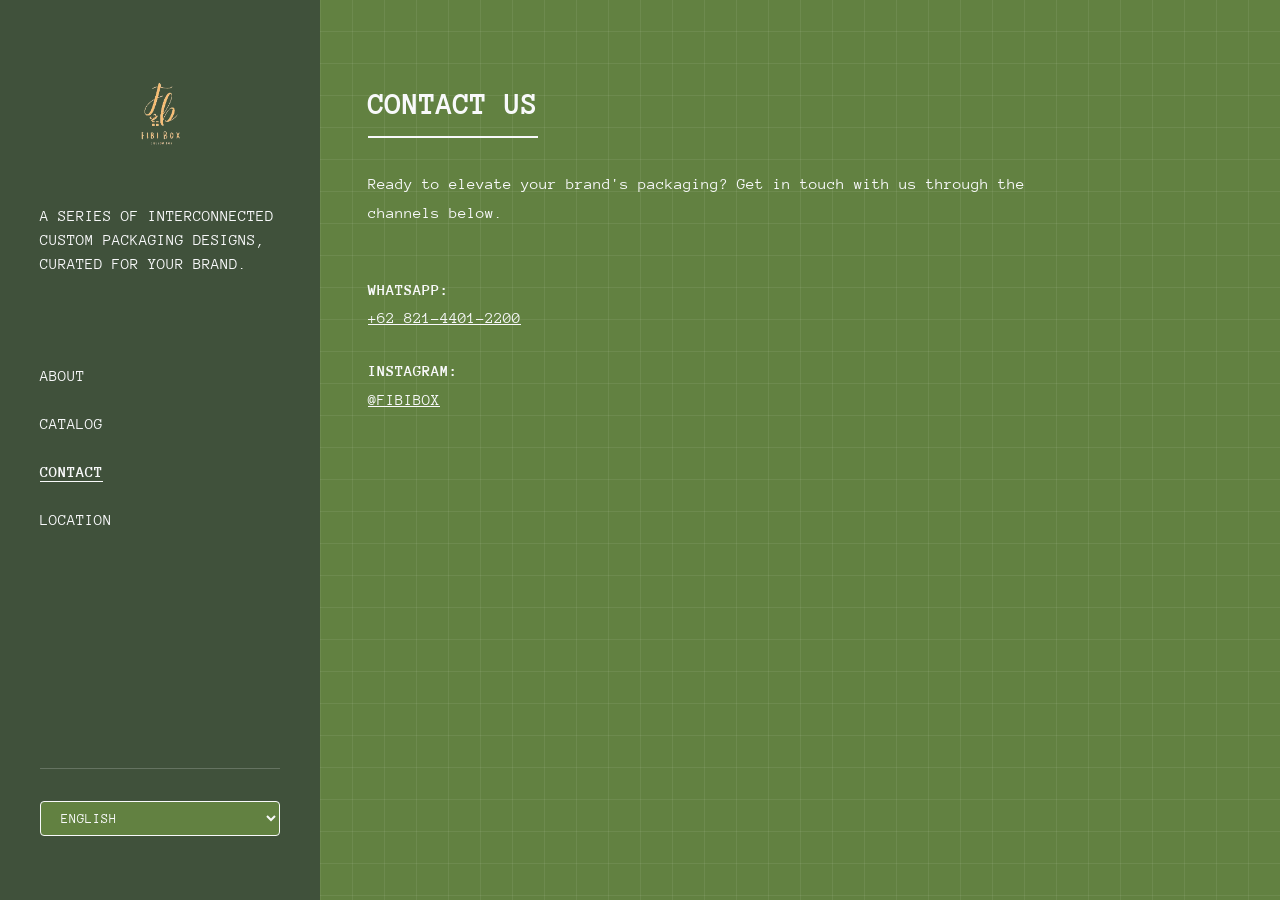
<file: Source Code/contact.html>
<!DOCTYPE html>
<html lang="id">

<head>
    <meta charset="UTF-8">
    <meta name="viewport" content="width=device-width, initial-scale=1.0">
    <title>Fibibox | Contact</title>
    <link rel="stylesheet" href="style.css">
    <link href="https://fonts.googleapis.com/css2?family=Anonymous+Pro:wght@400;700&display=swap" rel="stylesheet">
</head>

<body>
    <div class="layout-container">

        <!-- SIDEBAR KIRI -->
        <aside class="sidebar-wrapper">
            <div class="sidebar-sticky">
                <img src="img/logo.png" alt="Logo Fibibox" class="site-logo">
                <p class="site-description" data-translate="desc">
                    A SERIES OF INTERCONNECTED CUSTOM PACKAGING DESIGNS, CURATED FOR YOUR BRAND.
                </p>
                <nav class="site-nav">
                    <ul>
                        <li><a href="about.html" data-translate="menu-about">ABOUT</a></li>
                        <li><a href="index.html" data-translate="menu-catalog">CATALOG</a></li>
                        <li><a href="contact.html" class="active" data-translate="menu-contact">CONTACT</a></li>
                        <li><a href="location.html" data-translate="menu-location">LOCATION</a></li>
                    </ul>
                </nav>

                <!-- DROPDOWN PILIHAN BAHASA -->
                <div class="language-selector">
                    <select id="lang-switch" onchange="changeLanguage(this.value)">
                        <option value="en">ENGLISH</option>
                        <option value="id">INDONESIA</option>
                    </select>
                </div>
            </div>
        </aside>

        <!-- KONTEN KANAN -->
        <main class="content-page">
            <h2 data-translate="contact-title">CONTACT US</h2>
            <p data-translate="contact-desc">
                Ready to elevate your brand's packaging? Get in touch with us through the channels below.
            </p>
            <br>
            <p>
                <strong data-translate="contact-wa">WHATSAPP:</strong><br>
                <a href="https://wa.me/6282144012200" target="_blank" rel="noopener noreferrer">+62 821-4401-2200</a>
            </p>
            <p>
                <strong data-translate="contact-ig">INSTAGRAM:</strong><br>
                <a href="https://www.instagram.com/fibibox?utm_source=ig_web_button_share_sheet&igsh=ZDNlZDc0MzIxNw=="
                    target="_blank" rel="noopener noreferrer">@FIBIBOX</a>
            </p>
        </main>

    </div>

    <script>
        const translations = {
            en: {
                "desc": "A SERIES OF INTERCONNECTED CUSTOM PACKAGING DESIGNS, CURATED FOR YOUR BRAND.",
                "menu-about": "ABOUT",
                "menu-catalog": "CATALOG",
                "menu-contact": "CONTACT",
                "menu-location": "LOCATION",
                "contact-title": "CONTACT US",
                "contact-desc": "Ready to elevate your brand's packaging? Get in touch with us through the channels below.",
                "contact-wa": "WHATSAPP:",
                "contact-ig": "INSTAGRAM:"
            },
            id: {
                "desc": "SERI DESAIN KEMASAN KUSTOM YANG SALING TERHUBUNG, DIKURASI KHUSUS UNTUK BRAND ANDA.",
                "menu-about": "TENTANG KAMI",
                "menu-catalog": "KATALOG",
                "menu-contact": "KONTAK",
                "menu-location": "LOKASI",
                "contact-title": "HUBUNGI KAMI",
                "contact-desc": "Siap meningkatkan kualitas kemasan brand Anda? Hubungi kami melalui saluran di bawah ini.",
                "contact-wa": "WHATSAPP:",
                "contact-ig": "INSTAGRAM:"
            }
        };

        function changeLanguage(lang) {
            localStorage.setItem('selected-lang', lang);
            document.querySelectorAll('[data-translate]').forEach(el => {
                const key = el.getAttribute('data-translate');
                if (translations[lang][key]) {
                    el.innerText = translations[lang][key];
                }
            });
        }

        window.addEventListener('DOMContentLoaded', () => {
            const savedLang = localStorage.getItem('selected-lang') || 'en';
            document.getElementById('lang-switch').value = savedLang;
            changeLanguage(savedLang);
        });
    </script>
</body>

</html>
</file>
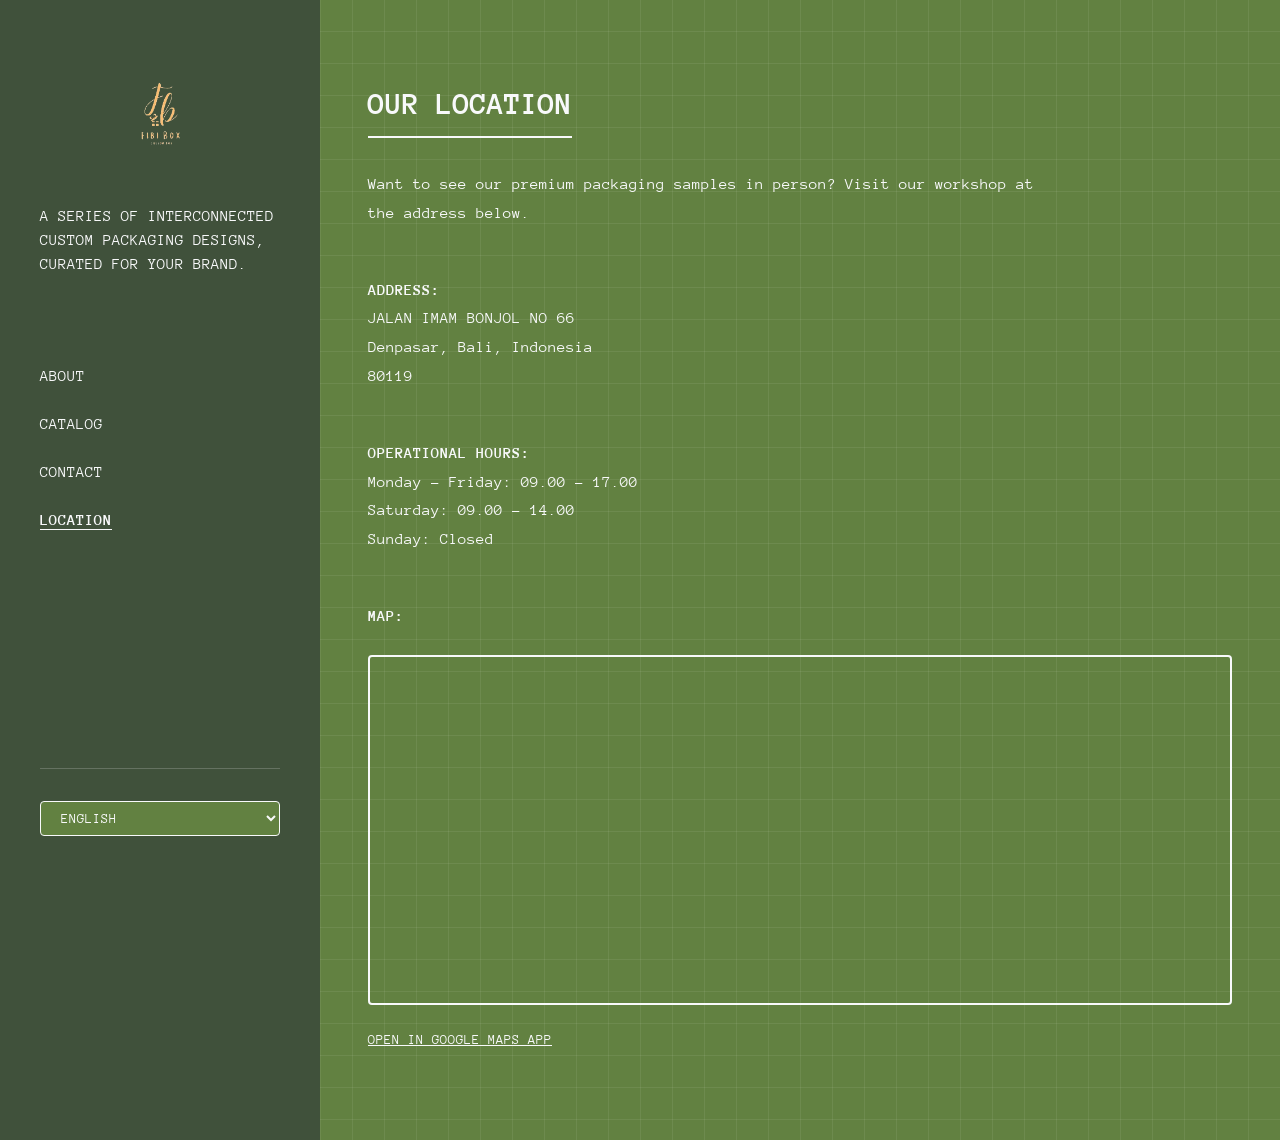
<file: Source Code/location.html>
<!DOCTYPE html>
<html lang="id">

<head>
    <meta charset="UTF-8">
    <meta name="viewport" content="width=device-width, initial-scale=1.0">
    <title>Fibibox | Location</title>
    <link rel="stylesheet" href="style.css">
    <link href="https://fonts.googleapis.com/css2?family=Anonymous+Pro:wght@400;700&display=swap" rel="stylesheet">
</head>

<body>
    <div class="layout-container">

        <!-- SIDEBAR KIRI -->
        <aside class="sidebar-wrapper">
            <div class="sidebar-sticky">
                <img src="img/logo.png" alt="Logo Fibibox" class="site-logo">
                <p class="site-description" data-translate="desc">
                    A SERIES OF INTERCONNECTED CUSTOM PACKAGING DESIGNS, CURATED FOR YOUR BRAND.
                </p>
                <nav class="site-nav">
                    <ul>
                        <li><a href="about.html" data-translate="menu-about">ABOUT</a></li>
                        <li><a href="index.html" data-translate="menu-catalog">CATALOG</a></li>
                        <li><a href="contact.html" data-translate="menu-contact">CONTACT</a></li>
                        <li><a href="location.html" class="active" data-translate="menu-location">LOCATION</a></li>
                    </ul>
                </nav>

                <!-- DROPDOWN PILIHAN BAHASA -->
                <div class="language-selector">
                    <select id="lang-switch" onchange="changeLanguage(this.value)">
                        <option value="en">ENGLISH</option>
                        <option value="id">INDONESIA</option>
                    </select>
                </div>
            </div>
        </aside>

        <!-- KONTEN KANAN -->
        <main class="content-page">
            <h2 data-translate="loc-title">OUR LOCATION</h2>
            <p data-translate="loc-desc">
                Want to see our premium packaging samples in person? Visit our workshop at the address below.
            </p>
            <br>
            <p>
                <strong data-translate="loc-address-label">ADDRESS:</strong><br>
                JALAN IMAM BONJOL NO 66<br>
                Denpasar, Bali, Indonesia<br>
                80119
            </p>

            <br>
            <p>
                <strong data-translate="loc-hours-label">OPERATIONAL HOURS:</strong><br>
                <span data-translate="loc-hours-1">Monday - Friday: 09.00 - 17.00</span><br>
                <span data-translate="loc-hours-2">Saturday: 09.00 - 14.00</span><br>
                <span data-translate="loc-hours-3">Sunday: Closed</span>
            </p>

            <br>
            <p>
                <strong data-translate="loc-map-label">MAP:</strong>
            </p>

            <div style="margin-top: 1rem;">
                <iframe
                    src="https://maps.google.com/maps?q=JALAN%20IMAM%20BONJOL%20NO%2066,%20Denpasar,%20Bali&t=&z=15&ie=UTF8&iwloc=&output=embed"
                    width="100%" height="350" style="border: 2px solid var(--text-light); border-radius: 4px;"
                    allowfullscreen="" loading="lazy" referrerpolicy="no-referrer-when-downgrade">
                </iframe>
            </div>

            <p style="margin-top: 1rem; font-size: 0.85rem;">
                <a href="https://maps.app.goo.gl/HcDGaUPfmi4o7LQH9" target="_blank" rel="noopener noreferrer"
                    data-translate="loc-map-btn">OPEN IN GOOGLE MAPS APP</a>
            </p>
        </main>

    </div>

    <script>
        const translations = {
            en: {
                "desc": "A SERIES OF INTERCONNECTED CUSTOM PACKAGING DESIGNS, CURATED FOR YOUR BRAND.",
                "menu-about": "ABOUT",
                "menu-catalog": "CATALOG",
                "menu-contact": "CONTACT",
                "menu-location": "LOCATION",
                "loc-title": "OUR LOCATION",
                "loc-desc": "Want to see our premium packaging samples in person? Visit our workshop at the address below.",
                "loc-address-label": "ADDRESS:",
                "loc-hours-label": "OPERATIONAL HOURS:",
                "loc-hours-1": "Monday - Friday: 09.00 - 17.00",
                "loc-hours-2": "Saturday: 09.00 - 14.00",
                "loc-hours-3": "Sunday: Closed",
                "loc-map-label": "MAP:",
                "loc-map-btn": "OPEN IN GOOGLE MAPS APP"
            },
            id: {
                "desc": "SERI DESAIN KEMASAN KUSTOM YANG SALING TERHUBUNG, DIKURASI KHUSUS UNTUK BRAND ANDA.",
                "menu-about": "TENTANG KAMI",
                "menu-catalog": "KATALOG",
                "menu-contact": "KONTAK",
                "menu-location": "LOKASI",
                "loc-title": "LOKASI KAMI",
                "loc-desc": "Ingin melihat sampel kemasan premium kami secara langsung? Kunjungi workshop kami di alamat di bawah ini.",
                "loc-address-label": "ALAMAT:",
                "loc-hours-label": "JAM OPERASIONAL:",
                "loc-hours-1": "Senin - Jumat: 09.00 - 17.00",
                "loc-hours-2": "Sabtu: 09.00 - 14.00",
                "loc-hours-3": "Minggu: Tutup",
                "loc-map-label": "PETA:",
                "loc-map-btn": "BUKA DI APLIKASI GOOGLE MAPS"
            }
        };

        function changeLanguage(lang) {
            localStorage.setItem('selected-lang', lang);
            document.querySelectorAll('[data-translate]').forEach(el => {
                const key = el.getAttribute('data-translate');
                if (translations[lang][key]) {
                    el.innerText = translations[lang][key];
                }
            });
        }

        window.addEventListener('DOMContentLoaded', () => {
            const savedLang = localStorage.getItem('selected-lang') || 'en';
            document.getElementById('lang-switch').value = savedLang;
            changeLanguage(savedLang);
        });
    </script>
</body>

</html>
</file>
<file: style.css>
/* ==========================================================================
   PENGATURAN VARIABEL WARNA & FONT
   ========================================================================== */
:root {
    --bg-block1: #40513B;
    --bg-block2: #628141;
    --text-light: #F8F9FA;
    --font-mono: 'Anonymous Pro', monospace;
}

* {
    box-sizing: border-box;
    margin: 0;
    padding: 0;
}

body {
    font-family: var(--font-mono);
    line-height: 1.5;
    font-size: 16px;
    color: var(--text-light);
}

h1,
h2,
h3,
.site-nav a,
.gallery-item figcaption,
strong {
    text-transform: uppercase;
}

.content-page p,
.site-description {
    text-transform: none;
}

/* ==========================================================================
   LAYOUT UTAMA
   ========================================================================== */
.layout-container {
    display: flex;
    flex-direction: column;
    min-height: 100vh;
}

@media (min-width: 800px) {
    .layout-container {
        flex-direction: row;
    }
}

/* ==========================================================================
   BLOCK 1: SIDEBAR KIRI (#40513B)
   ========================================================================== */
.sidebar-wrapper {
    background-color: var(--bg-block1);
    flex: 0 0 320px;
    padding: 4rem 2.5rem;
    display: flex;
    flex-direction: column;
}

.sidebar-sticky {
    display: flex;
    flex-direction: column;
    gap: 2.5rem;
    position: sticky;
    top: 4rem;
    height: calc(100vh - 8rem);
}

.site-logo {
    width: 100px;
    height: auto;
    display: block;
    align-self: center;
}

.site-description {
    font-size: 1rem;
    font-weight: 400;
    max-width: 250px;
}

.site-nav ul {
    list-style: none;
    margin-top: 3rem;
}

.site-nav a {
    color: var(--text-light);
    text-decoration: none;
    display: block;
    margin-bottom: 1.5rem;
}

.site-nav a:hover {
    text-decoration: underline;
}

.site-nav a.active {
    font-weight: 700;
    text-decoration: underline;
    text-underline-offset: 4px;
}

/* ==========================================================================
   LANGUAGE SWITCHER STYLING
   ========================================================================== */
.language-selector {
    margin-top: auto;
    padding-top: 2rem;
    border-top: 1px solid rgba(248, 249, 250, 0.2);
}

.language-selector select {
    background-color: var(--bg-block2);
    color: var(--text-light);
    font-family: var(--font-mono);
    font-size: 0.9rem;
    padding: 0.5rem 1rem;
    border: 1px solid var(--text-light);
    border-radius: 4px;
    width: 100%;
    cursor: pointer;
    text-transform: uppercase;
    outline: none;
    transition: background 0.3s ease;
}

.language-selector select:hover {
    background-color: rgba(255, 255, 255, 0.1);
}

.language-selector option {
    background-color: var(--bg-block1);
    color: var(--text-light);
}

/* ==========================================================================
   BLOCK 2: GALERI KANAN (#628141 + Pola Garis Kontur)
   ========================================================================== */
.gallery-grid {
    background-color: var(--bg-block2);
    background-image: linear-gradient(0deg, rgba(255, 255, 255, 0.07) 1px, transparent 1px),
        linear-gradient(90deg, rgba(255, 255, 255, 0.07) 1px, transparent 1px);
    background-size: 32px 32px;

    flex: 1;
    padding: 4rem 3rem;
    display: grid;
    grid-template-columns: repeat(auto-fill, minmax(200px, 1fr));
    gap: 4rem 2.5rem;
    align-items: start;
}

.gallery-item {
    cursor: pointer;
}

.gallery-item img {
    width: 100%;
    aspect-ratio: 4 / 3;
    object-fit: cover;
    display: block;
    margin-bottom: 1rem;
    transition: transform 0.3s ease;
}

.gallery-item:hover img {
    transform: scale(1.05);
}

.gallery-item figcaption {
    font-size: 0.875rem;
    line-height: 1.4;
    max-width: 90%;
}

/* ==========================================================================
   HALAMAN KONTEN (ABOUT, CONTACT, LOCATION + Pola Garis Kontur)
   ========================================================================== */
.content-page {
    background-color: var(--bg-block2);
    background-image: linear-gradient(0deg, rgba(255, 255, 255, 0.07) 1px, transparent 1px),
        linear-gradient(90deg, rgba(255, 255, 255, 0.07) 1px, transparent 1px);
    background-size: 32px 32px;

    flex: 1;
    padding: 5rem 3rem 4rem 3rem;
}

.content-page h2 {
    font-size: 2rem;
    margin-bottom: 2rem;
    border-bottom: 2px solid var(--text-light);
    padding-bottom: 0.5rem;
    display: inline-block;
}

.content-page p {
    font-size: 1rem;
    margin-bottom: 1.5rem;
    max-width: 700px;
    line-height: 1.8;
}

.content-page a {
    color: var(--text-light);
}
</file>
<file: Source Code/style.css>
/* ==========================================================================
   PENGATURAN VARIABEL WARNA & FONT
   ========================================================================== */
:root {
    --bg-block1: #40513B;
    --bg-block2: #628141;
    --text-light: #F8F9FA;
    --font-mono: 'Anonymous Pro', monospace;
}

* {
    box-sizing: border-box;
    margin: 0;
    padding: 0;
}

body {
    font-family: var(--font-mono);
    line-height: 1.5;
    font-size: 16px;
    color: var(--text-light);
}

h1,
h2,
h3,
.site-nav a,
.gallery-item figcaption,
strong {
    text-transform: uppercase;
}

.content-page p,
.site-description {
    text-transform: none;
}

/* ==========================================================================
   LAYOUT UTAMA
   ========================================================================== */
.layout-container {
    display: flex;
    flex-direction: column;
    min-height: 100vh;
}

@media (min-width: 800px) {
    .layout-container {
        flex-direction: row;
    }
}

/* ==========================================================================
   BLOCK 1: SIDEBAR KIRI (#40513B)
   ========================================================================== */
.sidebar-wrapper {
    background-color: var(--bg-block1);
    flex: 0 0 320px;
    padding: 4rem 2.5rem;
    display: flex;
    flex-direction: column;
}

.sidebar-sticky {
    display: flex;
    flex-direction: column;
    gap: 2.5rem;
    position: sticky;
    top: 4rem;
    /* Memberi ruang agar dropdown bahasa bisa di-push ke bawah */
    height: calc(100vh - 8rem);
}

.site-logo {
    width: 100px;
    height: auto;
    display: block;
    align-self: center;
}

.site-description {
    font-size: 1rem;
    font-weight: 400;
    max-width: 250px;
}

.site-nav ul {
    list-style: none;
    margin-top: 3rem;
}

.site-nav a {
    color: var(--text-light);
    text-decoration: none;
    display: block;
    margin-bottom: 1.5rem;
}

.site-nav a:hover {
    text-decoration: underline;
}

.site-nav a.active {
    font-weight: 700;
    text-decoration: underline;
    text-underline-offset: 4px;
}

/* ==========================================================================
   LANGUAGE SWITCHER STYLING
   ========================================================================== */
.language-selector {
    margin-top: auto;
    /* Mendorong dropdown ke bagian paling bawah sidebar */
    padding-top: 2rem;
    border-top: 1px solid rgba(248, 249, 250, 0.2);
}

.language-selector select {
    background-color: var(--bg-block2);
    color: var(--text-light);
    font-family: var(--font-mono);
    font-size: 0.9rem;
    padding: 0.5rem 1rem;
    border: 1px solid var(--text-light);
    border-radius: 4px;
    width: 100%;
    cursor: pointer;
    text-transform: uppercase;
    outline: none;
    transition: background 0.3s ease;
}

.language-selector select:hover {
    background-color: rgba(255, 255, 255, 0.1);
}

.language-selector option {
    background-color: var(--bg-block1);
    color: var(--text-light);
}

/* ==========================================================================
   BLOCK 2: GALERI KANAN (#628141 + Pola Garis Kontur)
   ========================================================================== */
.gallery-grid {
    background-color: var(--bg-block2);
    background-image: linear-gradient(0deg, rgba(255, 255, 255, 0.07) 1px, transparent 1px),
        linear-gradient(90deg, rgba(255, 255, 255, 0.07) 1px, transparent 1px);
    background-size: 32px 32px;

    flex: 1;
    padding: 4rem 3rem;
    display: grid;
    grid-template-columns: repeat(auto-fill, minmax(200px, 1fr));
    gap: 4rem 2.5rem;
    align-items: start;
}

.gallery-item {
    cursor: pointer;
}

.gallery-item img {
    width: 100%;
    aspect-ratio: 4 / 3;
    object-fit: cover;
    display: block;
    margin-bottom: 1rem;
    transition: transform 0.3s ease;
}

.gallery-item:hover img {
    transform: scale(1.05);
}

.gallery-item figcaption {
    font-size: 0.875rem;
    line-height: 1.4;
    max-width: 90%;
}

/* ==========================================================================
   HALAMAN KONTEN (ABOUT, CONTACT, LOCATION + Pola Garis Kontur)
   ========================================================================== */
.content-page {
    background-color: var(--bg-block2);
    background-image: linear-gradient(0deg, rgba(255, 255, 255, 0.07) 1px, transparent 1px),
        linear-gradient(90deg, rgba(255, 255, 255, 0.07) 1px, transparent 1px);
    background-size: 32px 32px;

    flex: 1;
    padding: 5rem 3rem 4rem 3rem;
}

.content-page h2 {
    font-size: 2rem;
    margin-bottom: 2rem;
    border-bottom: 2px solid var(--text-light);
    padding-bottom: 0.5rem;
    display: inline-block;
}

.content-page p {
    font-size: 1rem;
    margin-bottom: 1.5rem;
    max-width: 700px;
    line-height: 1.8;
}

.content-page a {
    color: var(--text-light);
}
</file>
